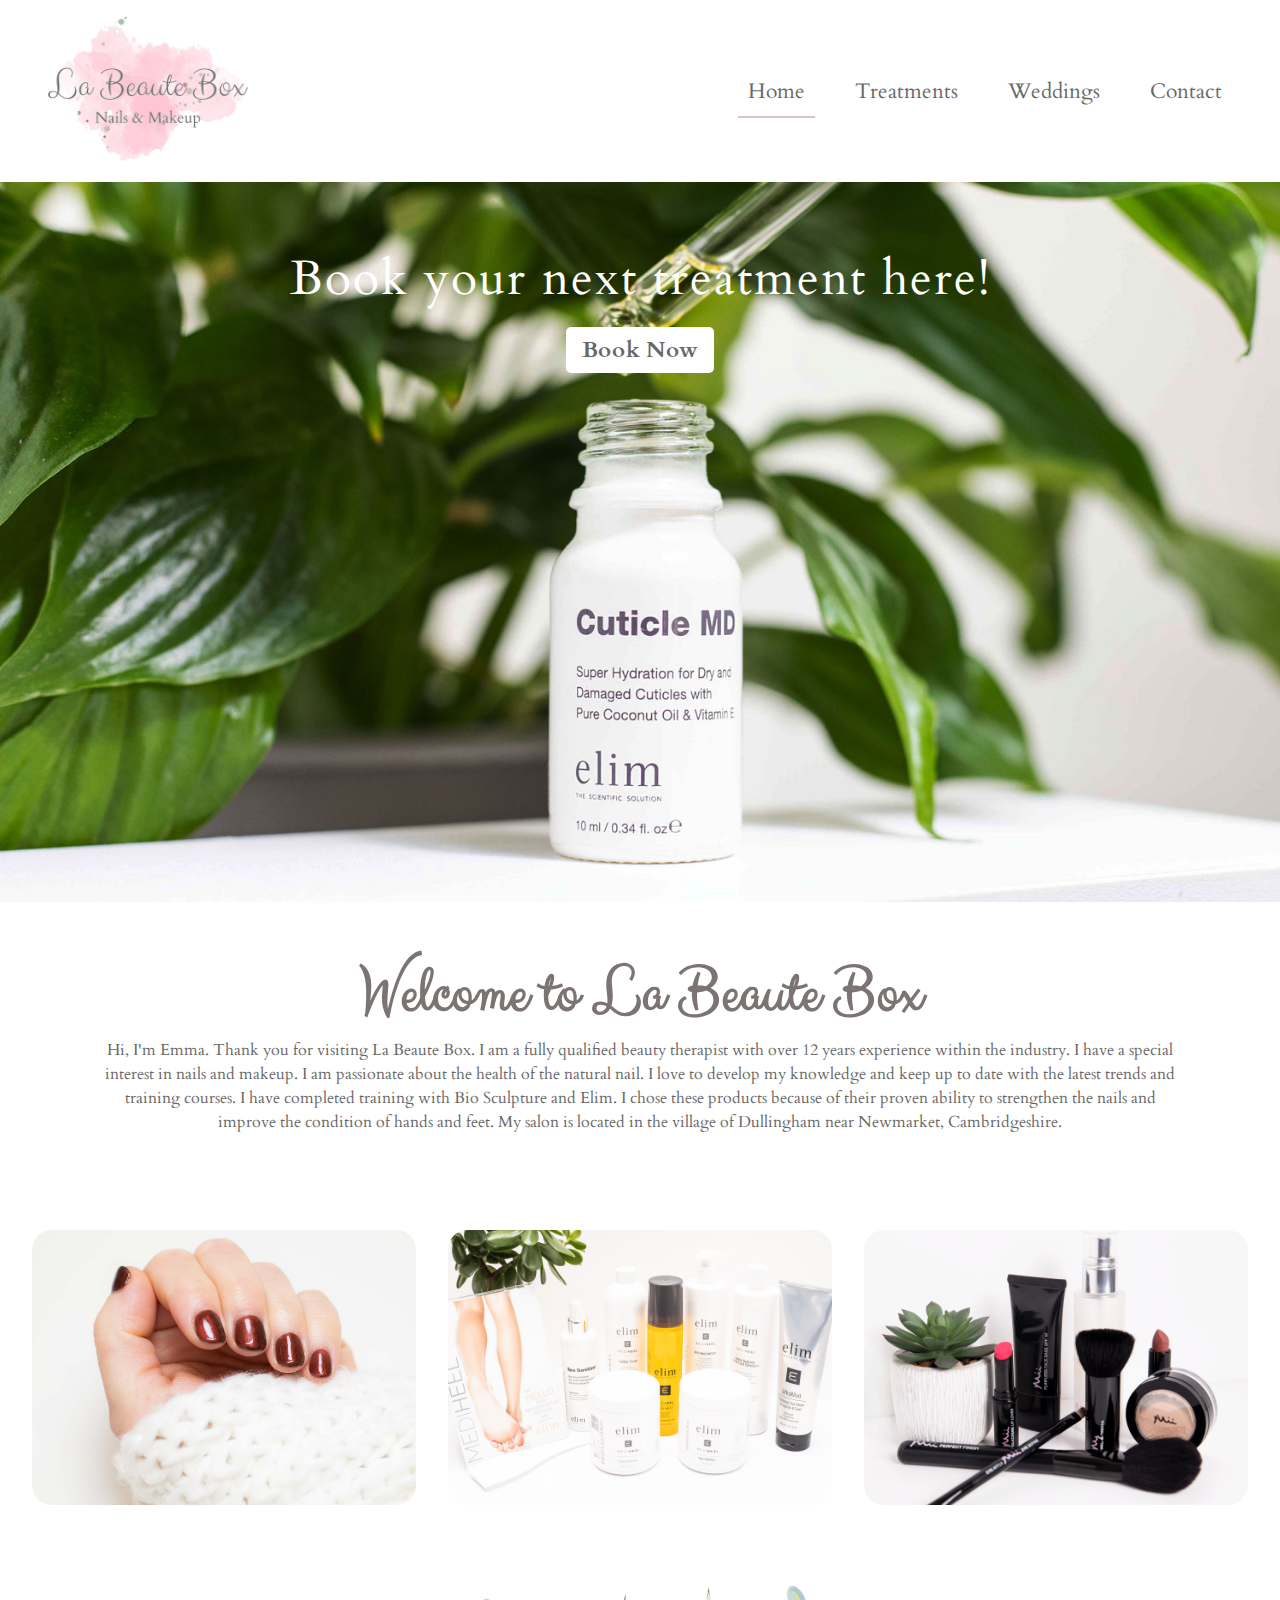
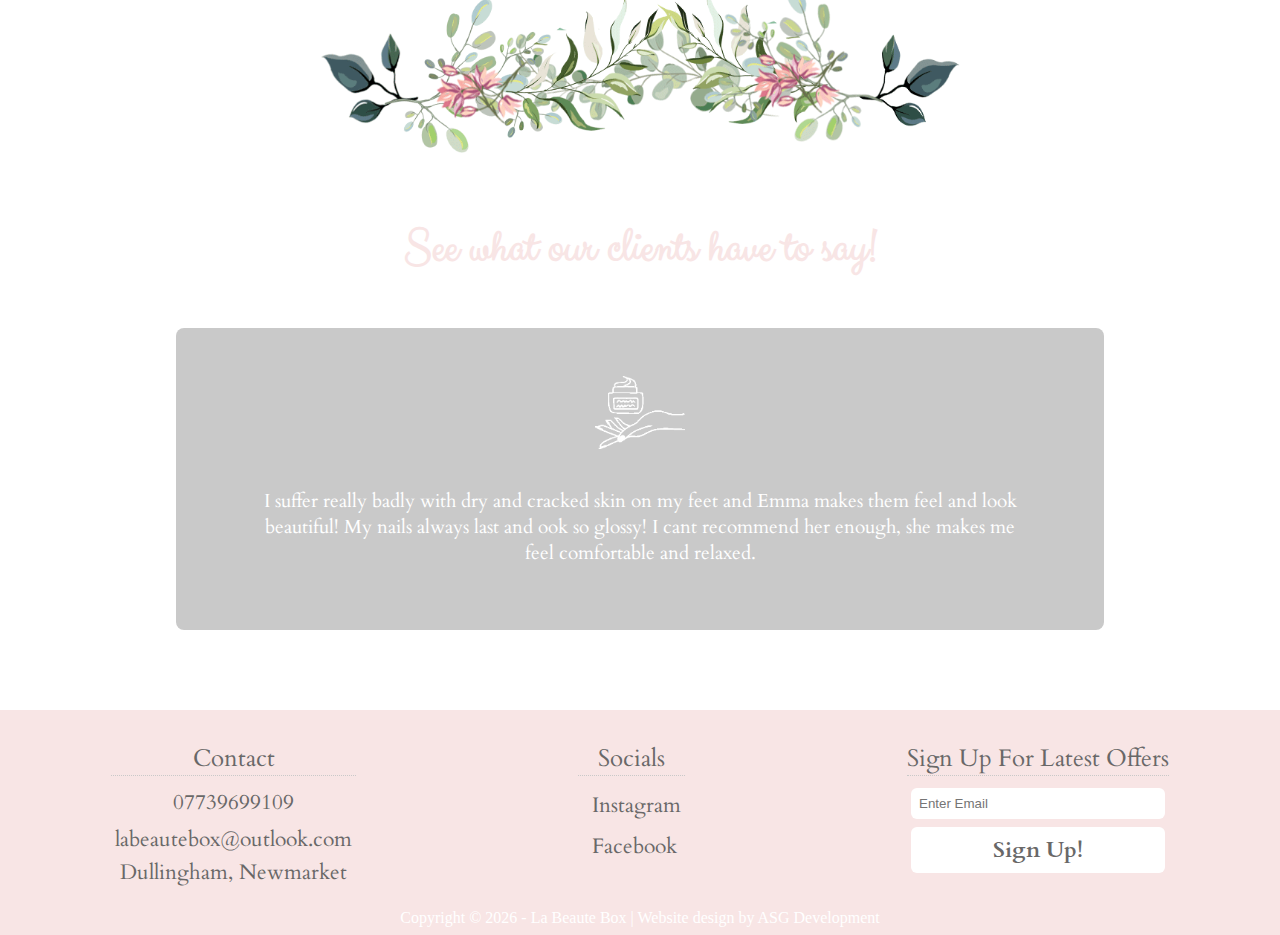
<file: index.html>
<!DOCTYPE html>
<html lang="en">
<head>
  <meta charset="UTF-8">
  <meta name="viewport" content="width=device-width, initial-scale=1.0">
  <meta http-equiv="X-UA-Compatible" content="ie=edge">
  <meta name="title" content="Home Page">
  <meta name="description" content="Newmarket based beauty salon offering a wide range of treatments. Book online or call us on 07739699109">
  <meta name="keywords" content="beauty therapy, nail salon, eyelashes, Newmarket, Cambridge, Suffolk, beauty therapist Newmarket, waxing, massage">
  <link rel="stylesheet" href="css/main.css">
  <link rel="stylesheet"  href="https://use.fontawesome.com/releases/v5.15.1/css/all.css" integrity="sha384-vp86vTRFVJgpjF9jiIGPEEqYqlDwgyBgEF109VFjmqGmIY/Y4HV4d3Gp2irVfcrp" crossorigin="anonymous">
  <link rel="preconnect" href="https://fonts.googleapis.com">
  <link rel="preconnect" href="https://fonts.gstatic.com" crossorigin>
  <link href="https://fonts.googleapis.com/css2?family=Cardo:ital@0;1&family=Clicker+Script&display=swap" rel="stylesheet">
<script>
  window.dataLayer = window.dataLayer || [];
  function gtag(){dataLayer.push(arguments);}
  gtag('js', new Date());

  gtag('config', 'G-BLWBT9HEWF');
</script>
  <title>La Beaute Box</title>
</head>
<body>
  <header class="header">
    <a href="index.html">
      <img src="../images/logo-redo.jpg" alt="La Beaute Box">
    </a>
    <nav class="navbar">
      <ul>
        <li><a href="index.html" class="current">Home</a></li>
        <li><a href="treatments.html">Treatments</a></li>
        <li><a href="weddings.html">Weddings</a></li>
        <li><a href="contact.html">Contact</a></li>
      </ul>
    </nav>
    <i class="hamburger fas fa-bars"></i>
  </header>

  <div class="mobile-menu">
    <div class="mobile-nav">
      <i class="fas fa-times close"></i>
      <ul class="open-nav">
        <li><a href="index.html">Home</a></li>
        <li><a href="treatments.html">Treatments</a></li>
        <li><a href="weddings.html">Weddings</a></li>
        <li><a href="contact.html">Contact</a></li>
      </ul>
    </div>
  </div>

  <main>
    <div class="hero">
      <div class="hero-content">
        <h3>Book your next treatment here!</h3>
        <a href="contact.html" class="white-btn btn">Book Now</a>
      </div>
    </div>
    <section class="description">
      <h1>Welcome to La Beaute Box</h1>
      <p class="info">
        Hi, I'm Emma. Thank you for visiting La Beaute Box.
        I am a fully qualified beauty therapist with over 12 years experience within the industry. I have a special interest in nails and makeup. I am passionate about the health of the natural nail. 
        I love to develop my knowledge and keep up to date with the latest trends and training courses.
        I have completed training with Bio Sculpture and Elim. I chose these products because of their proven ability to strengthen the nails and improve the condition of hands and feet.
        My salon is located in the village of Dullingham near Newmarket, Cambridgeshire.
      </p>
    </section>

<section class="preview-section">
  <div class="flip-card">
    <div class="front-card hands"></div>
    <div class="back-card hands">
      <h4>Hand Treatments</h4>
      <p>La Beaute box offers a range of nail treatments from a basic file & paint to a tailor-made manicure where your nails are assessed, treated & tidied finished with Gel polish or nail varnish. The combination of preparation, application and aftercare produces long lasting results.</p>
      <a href="treatments.html#manicure" class="white-btn more-btn">See Prices!</a>
    </div>
  </div>
  <div class="flip-card">
    <div class="front-card feet"></div>
    <div class="back-card feet">
      <h4>Foot Treatments</h4>
      <p>Elim is a medical grade pedicure treatment which uses state-of-the-art ingredients to remove hard skin and calluses from the feet. </p>
      <a href="treatments.html#pedicure" class="white-btn more-btn">See Prices!</a>
    </div>
  </div>
  <div class="flip-card">
    <div class="front-card makeup"></div>
    <div class="back-card makeup">
      <h4>Makeup</h4>
      <p>Makeup Lessons: <br>
      Available to help solve your dilemmas and achieve the perfect look every day.<br><br>
      Makeup Application: <br>
      Special occasion & bridal makeup available.</p>
      <a href="treatments.html#face" class="white-btn more-btn">See Prices!</a>
    </div>
  </div>
</section>

    <div class="image-test">
      <img src="./images/homepage-plant-2.png" alt="">
    </div>

    <section class="slideshow-container">
      <div class="slideshow">
        <h2 class="title">See what our clients have to say!</h2>
        <div class="slide-content">
          <img class="icon" src="../images/testimonal-cream.png" alt="">
          <p class="testimonal">I suffer really badly with dry and cracked skin on my feet and Emma makes them feel and look beautiful! My nails always last and ook so glossy! I cant recommend her enough, she makes me feel comfortable and relaxed.</p>
          <button class="slide-nav prev-btn" aria-label="slide left"><i class="fas fa-chevron-left"></i></button>
          <button class="slide-nav next-btn" aria-label="slide right"><i class="fas fa-chevron-right"></i></button>
        </div>
      </div>
    </section>

    <!-- <button class="safety">
      Click here for the latest Covid-19 Guidelines
    </button>
    <div class="modal-container">
      <div class="modal">
        <h3>Covid-19 Guidelines</h3>
        <p>• Please wear a face mask for the duration of your appointment. If you are exempt please make me aware of this when booking your appointment.<br><br>
          • If you or anyone in your household has any covid symptoms or you have been in contact with anyone that has, please rearrange your appointment. <br><br>
          • There is a hand washing & sanitising station for you to use on arrival & departure. <br><br>
          • A thorough clean of the room & all equipment is carried out in-between each client. <br><br>
          • I will be using disposable equipment & PPE where possible. I will be wearing a face mask for the duration of the appointment.</p>
        <button class="close-modal white-btn">Close</button>
      </div>
    </div> -->

  </main>
  <footer>
    <div class="footer-content">
      <div class="email">
        <h3>Contact</h3>
        <a href="tel:07739699109">07739699109</a>
        <a href="mailto:labeautebox@outlook.com?subject=WebsiteEnquiry">labeautebox@outlook.com</a>
        <p>Dullingham, Newmarket</p>
      </div>
      <div class="socials">
        <h3>Socials</h3>
        <a href="https://www.instagram.com/labeautebox1" target="_blank" rel="noopener"><i class="fab fa-instagram"></i><span>Instagram</span></a>
        <a href="https://www.facebook.com/pg/Labeautebox1" target="_top" rel="noopener"><i class="fab fa-facebook"></i><span>Facebook</span></a>
      </div>
      <div class="offers">
        <h3>Sign Up For Latest Offers</h3>
        <form action="POST" data-netlify="true" name="offers" class="offers-form">
        <input type="email" placeholder="Enter Email" name="offer">
        <button type="submit" class="white-btn btn">Sign Up!</button>
      </form>
      </div>
    </div>
    <p class="copyright">Copyright &copy; <span class="date"></span> - La Beaute Box | Website design by ASG Development</p>
  </footer>

<script src = "script.js"></script>
<script src = "date.js"></script>
<script src="mobile-menu.js"></script>
</body>
</html>
</file>
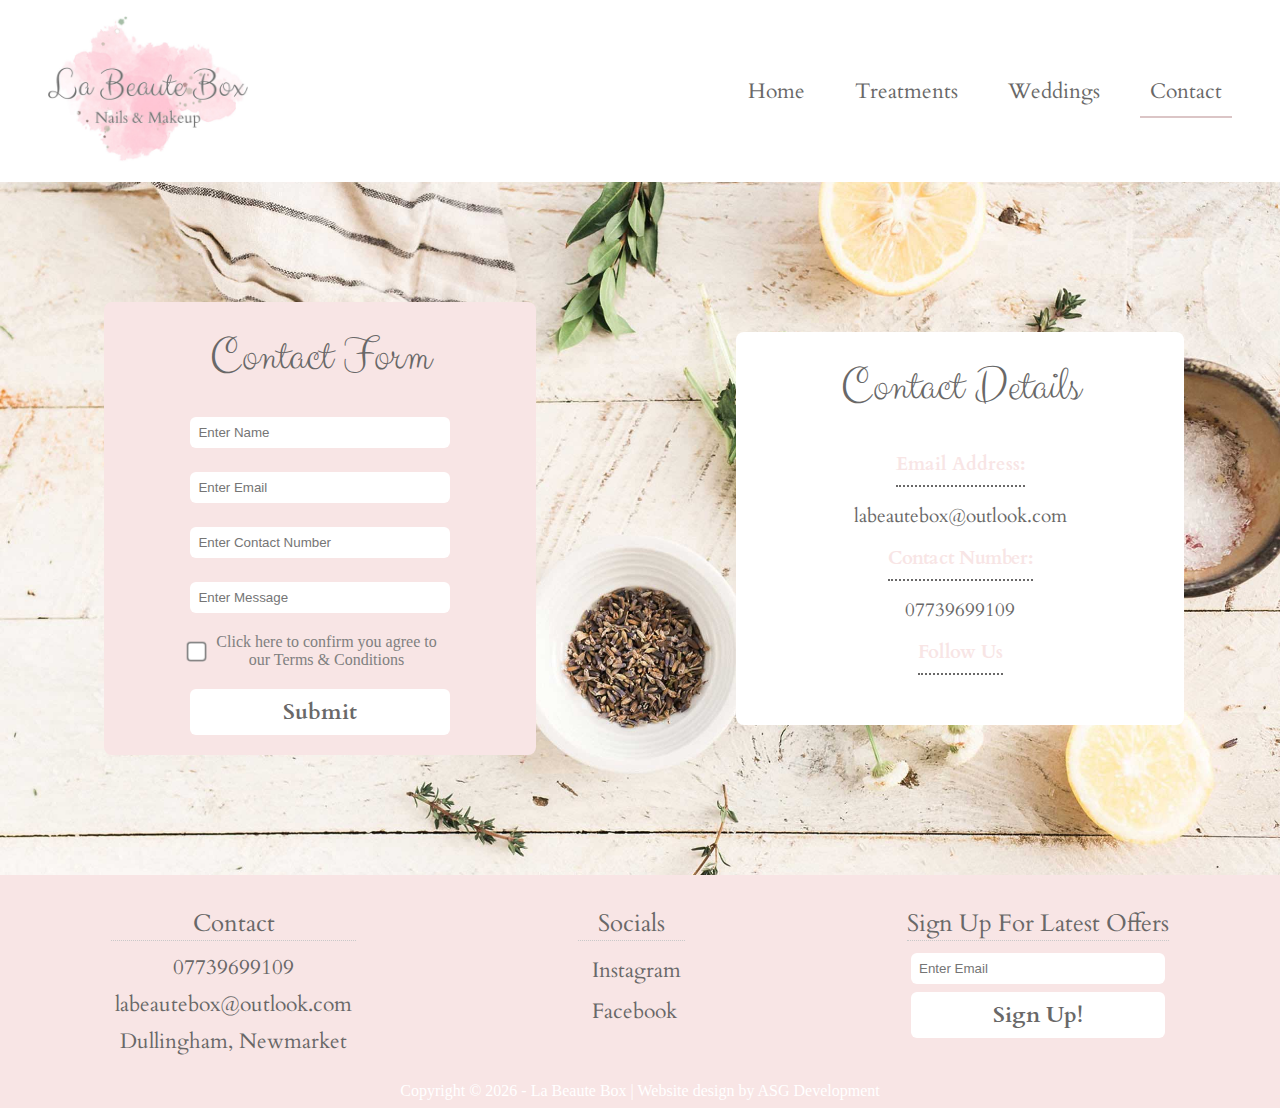
<file: contact.html>
<!DOCTYPE html>
<html lang="en">
<head>
  <meta charset="UTF-8">
  <meta name="viewport" content="width=device-width, initial-scale=1.0">
  <meta http-equiv="X-UA-Compatible" content="ie=edge">
  <meta name="title" content="Contact Us">
  <meta name="description" content="Contact us by phone or email. Call us on 07739699109. Email us labeautebox@outlook.com to book your Newmarket based beauty treatments">
  <meta name="keywords" content="beauty therapy, nail salon, eyelashes, Newmarket">
  <link rel="stylesheet" href="css/main.css">
  <link rel="preconnect" href="https://fonts.googleapis.com">
  <link rel="preconnect" href="https://fonts.gstatic.com" crossorigin>
  <link href="https://fonts.googleapis.com/css2?family=Cardo:ital@0;1&family=Clicker+Script&display=swap" rel="stylesheet">
  <link rel="stylesheet" href="https://use.fontawesome.com/releases/v5.15.1/css/all.css" integrity="sha384-vp86vTRFVJgpjF9jiIGPEEqYqlDwgyBgEF109VFjmqGmIY/Y4HV4d3Gp2irVfcrp" crossorigin="anonymous">
  <script async src="https://www.googletagmanager.com/gtag/js?id=G-BLWBT9HEWF"></script>
<script>
  window.dataLayer = window.dataLayer || [];
  function gtag(){dataLayer.push(arguments);}
  gtag('js', new Date());

  gtag('config', 'G-BLWBT9HEWF');
</script>
  <title>Contact</title>
</head>
<body>
  <header class="header">
    <a href="index.html">
      <img src="../images/logo-redo.jpg" alt="La Beaute Box">
    </a>
    <nav class="navbar">
      <ul>
        <li><a href="index.html">Home</a></li>
        <li><a href="treatments.html">Treatments</a></li>
        <li><a href="weddings.html">Weddings</a></li>
        <li><a href="contact.html" class="current">Contact</a></li>
      </ul>
    </nav>
    <i class="hamburger fas fa-bars"></i>
  </header>
  <div class="mobile-menu">
    <div class="mobile-nav">
      <i class="fas fa-times close"></i>
      <ul class="open-nav">
        <li><a href="index.html">Home</a></li>
        <li><a href="treatments.html">Treatments</a></li>
        <li><a href="weddings.html">Weddings</a></li>
        <li><a href="contact.html">Contact</a></li>
      </ul>
    </div>
  </div>
  <main class="contact">
    <section class="form-container contact-box" id="form">
      <form class="form" name="contact" method="POST" data-netlify="true" netlify-honeypot="bot-field">
        <h2 class="form-heading">Contact Form</h2>
        <input name="bot-field" class="bot-field"/>
        <div class="input-fields">
          <input type="text" name="name" placeholder="Enter Name" class="input name">
          <small></small>
        </div>
        <div class="input-fields">
          <input name="email" placeholder="Enter Email" class="input email">
          <small></small>
        </div>
        <div class="input-fields">
          <input type="text" name="number" placeholder="Enter Contact Number" class="input">
          <small></small>
        </div>
        <div class="input-fields">
          <input type="text" name="message" placeholder="Enter Message" class="input message">
          <small></small>
        </div>
        <div class="checkbox-container">
          <input type="checkbox" class="checkbox">
          <p class="terms">Click here to confirm you agree to our Terms & Conditions</p>
        </div>
        <input type="submit" class="input white-btn btn submit">

        <!--  <button class="white-btn btn">Submit</button>-->
      </form>
    </section>
    <section class="contact-info contact-box">
      <h2 class="form-heading">Contact Details</h2>
      <h3>Email Address:</h3>
        <a href="mailto:labeautebox@outlook.com?subject=WebsiteEnquiry">labeautebox@outlook.com</a>
      <h3>Contact Number:</h3>
        <a href="tel:07739699109">07739699109</a>
      <h3>Follow Us</h3>
        <div class="contact-socials">
        <a href="https://www.instagram.com/labeautebox1" target="_blank"><i class="fab fa-instagram fa-2x"></i></a>
        <a href="https://www.facebook.com/pg/Labeautebox1" target="_blank"><i class="fab fa-facebook fa-2x"></i></a>
        </div>
    </section>
  </main>
  <footer>
    <div class="footer-content">
      <div class="email">
        <h3>Contact</h3>
        <a href="tel:07739699109">07739699109</a>
        <a href="mailto:labeautebox@outlook.com?subject=WebsiteEnquiry">labeautebox@outlook.com</a>
        <a>Dullingham, Newmarket</a>
      </div>
      <div class="socials">
        <h3>Socials</h3>
        <a href="https://www.instagram.com/labeautebox1" target="_blank" rel="noopener"><i class="fab fa-instagram"></i><span>Instagram</span></a>
        <a href="https://www.facebook.com/pg/Labeautebox1" target="_blank" rel="noopener"><i class="fab fa-facebook"></i><span>Facebook</span></a>
      </div>
      <div class="offers">
        <h3>Sign Up For Latest Offers</h3>
        <form action="POST" data-netlify="true" name="offers" class="offers-form">
        <input type="email" placeholder="Enter Email" name="offer">
        <button type="submit" class="white-btn btn">Sign Up!</button>
      </form>
      </div>
    </div>
    <p class="copyright">Copyright &copy; <span class="date"></span> - La Beaute Box | Website design by ASG Development</p>
  </footer>
  <script src="date.js"></script>
  <script src="form.js"></script>
  <script src="mobile-menu.js"></script>
</body>
</html>
</file>
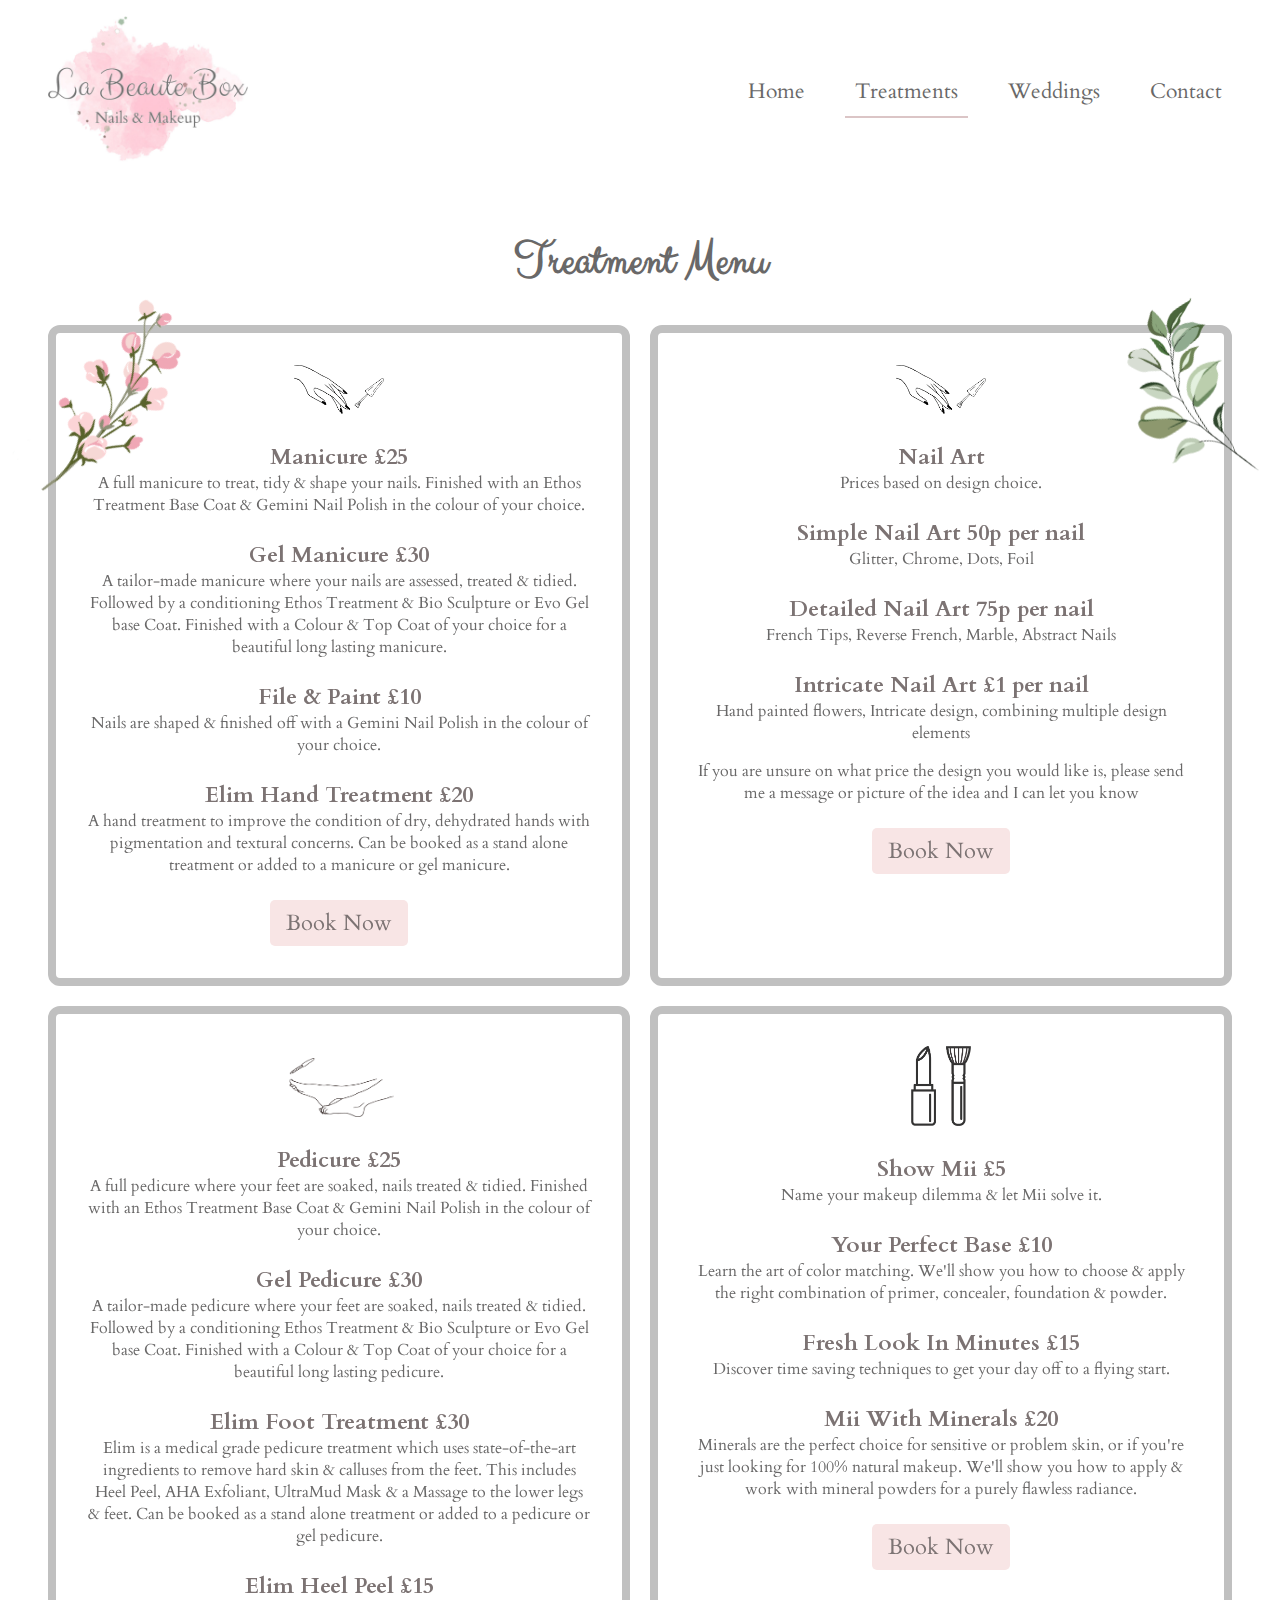
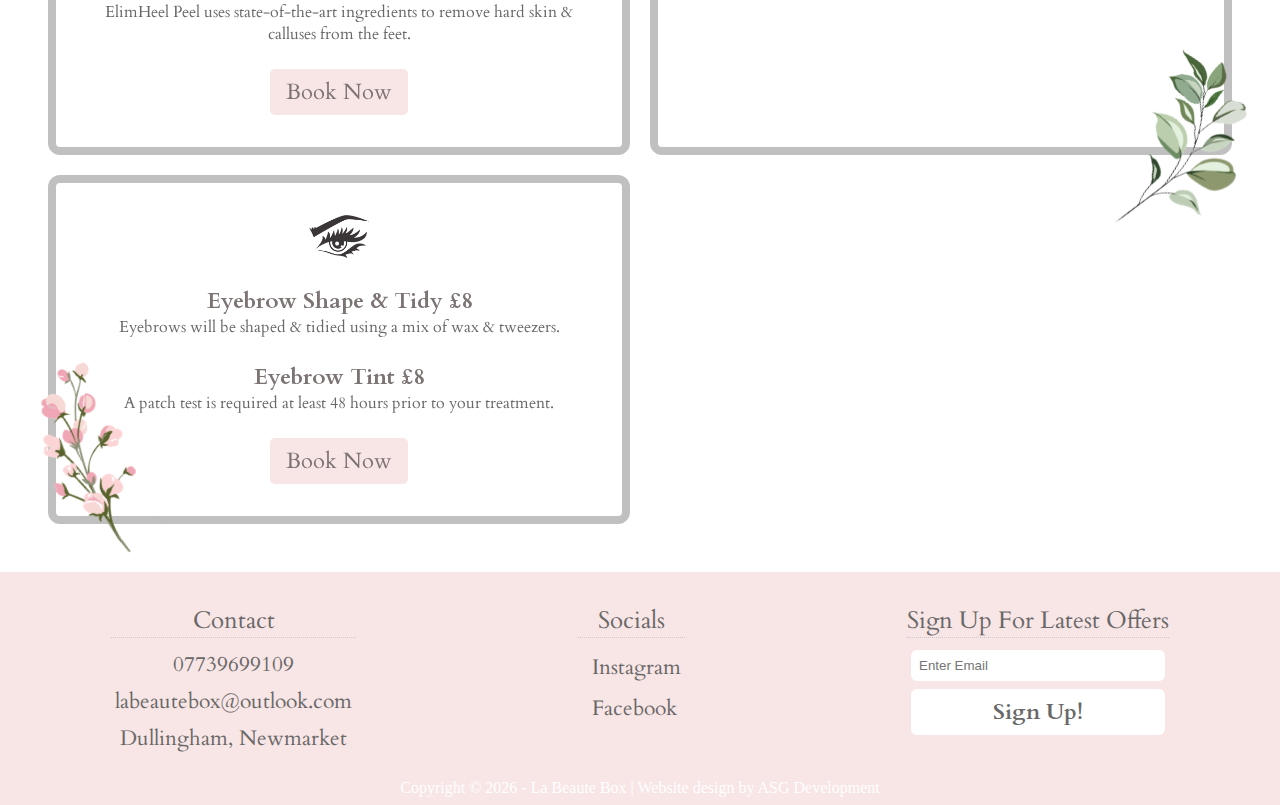
<file: treatments.html>
<!DOCTYPE html>
<html lang="en">
<head>
  <meta charset="UTF-8">
  <meta name="viewport" content="width=device-width, initial-scale=1.0">
  <meta http-equiv="X-UA-Compatible" content="ie=edge">
  <meta name="title" content="Treatments">
  <meta name="description" content="We offer a full range of treatments from Manicures, Pedicures, Gel, Elim Treatments, Mii makeup, Eyebrows and Facials">
  <link rel="stylesheet" href="css/main.css">
  <link rel="stylesheet" href="https://use.fontawesome.com/releases/v5.15.1/css/all.css" integrity="sha384-vp86vTRFVJgpjF9jiIGPEEqYqlDwgyBgEF109VFjmqGmIY/Y4HV4d3Gp2irVfcrp" crossorigin="anonymous">
  <link rel="preconnect" href="https://fonts.googleapis.com">
  <link rel="preconnect" href="https://fonts.gstatic.com" crossorigin>
  <link href="https://fonts.googleapis.com/css2?family=Cardo:ital@0;1&family=Clicker+Script&display=swap" rel="stylesheet">
  <script async src="https://www.googletagmanager.com/gtag/js?id=G-BLWBT9HEWF"></script>
<script>
  window.dataLayer = window.dataLayer || [];
  function gtag(){dataLayer.push(arguments);}
  gtag('js', new Date());

  gtag('config', 'G-BLWBT9HEWF');
</script>
  <title>Treatments</title>
</head>
<body>
  <header class="header">
    <a href="index.html">
      <img src="../images/logo-redo.jpg" alt="La Beaute Box">
    </a>
    <nav class="navbar">
      <ul>
        <li><a href="index.html">Home</a></li>
        <li><a href="treatments.html" class="current">Treatments</a></li>
        <li><a href="weddings.html">Weddings</a></li>
        <li><a href="contact.html">Contact</a></li>
      </ul>
    </nav>
    <i class="hamburger fas fa-bars"></i>
  </header>

  <div class="mobile-menu">
    <div class="mobile-nav">
      <i class="fas fa-times close"></i>
      <ul class="open-nav">
        <li><a href="index.html">Home</a></li>
        <li><a href="treatments.html">Treatments</a></li>
        <li><a href="weddings.html">Weddings</a></li>
        <li><a href="contact.html">Contact</a></li>
      </ul>
    </div>
  </div>

  <main>
    <section class="price-list">
      <h2>Treatment Menu</h2>
      <div class="price-cont">
        <div class="price-card manicures" id="manicure">
          <img class="icon" src="../images/prices-nails.png" alt="">
          <h5>Manicure £25</h5>
            <p>A full manicure to treat, tidy & shape your nails. Finished with an Ethos Treatment Base Coat & Gemini Nail Polish in the colour of your choice.</p>
          <h5>Gel Manicure £30</h5>
            <p>A tailor-made manicure where your nails are assessed, treated & tidied. Followed by a conditioning Ethos Treatment & Bio Sculpture or Evo Gel base Coat. Finished with a Colour & Top Coat of your choice for a beautiful long lasting manicure.
            </p>
          <h5>File & Paint £10</h5>
          <p>Nails are shaped & finished off with a Gemini Nail Polish in the colour of your choice.</p>
          <h5>Elim Hand Treatment £20</h5>
          <p>A hand treatment to improve the condition of dry, dehydrated hands with pigmentation and textural concerns.
            Can be booked as a stand alone treatment or added to a manicure or gel manicure.</p>
          <a href="contact.html" class="grey-btn btn">Book Now</a>
        </div>
        <div class="price-card manicures" id="manicure">
          <img class="icon" src="../images/prices-nails.png" alt="">
          <h5>Nail Art</h5>
          <p>Prices based on design choice.</p>
          <h5>Simple Nail Art 50p per nail</h5>
          <p>Glitter, Chrome, Dots, Foil</p>
          <h5>Detailed Nail Art 75p per nail</h5>
          <p>French Tips, Reverse French, Marble, Abstract Nails</p>
          <h5>Intricate Nail Art £1 per nail</h5>
          <p>Hand painted flowers, Intricate design, combining multiple design elements</p>
          <p>If you are unsure on what price the design you would like is, please send me a message or picture of the idea and I can let you know</p>
          <a href="contact.html" class="grey-btn btn">Book Now</a>
        </div>
        <img src="../images/prices-flower.png" alt="Pink Flower" class="flower features">
        <div class="price-card pedicures" id="pedicure">
          <img src="../images/prices-flower.png" alt="Pink Flower" class="flower4 features">
          <img class="icon icon-feet" src="../images/prices-pedicure.png" alt="">
          <h5>Pedicure £25</h5>
            <p>A full pedicure where your feet are soaked, nails treated & tidied. Finished with an Ethos Treatment Base Coat & Gemini Nail Polish in the colour of your choice.</p>
          <h5>Gel Pedicure £30</h5>
            <p>A tailor-made pedicure where your feet are soaked, nails treated & tidied. Followed by a conditioning Ethos Treatment & Bio Sculpture or Evo Gel base Coat. Finished with a Colour & Top Coat of your choice for a beautiful long lasting pedicure.
            </p>
          <h5>Elim Foot Treatment £30</h5>
          <p>Elim is a medical grade pedicure treatment which uses state-of-the-art ingredients to remove hard skin & calluses from the feet. This includes Heel Peel, AHA Exfoliant, UltraMud Mask & a Massage to the lower legs & feet.
            Can be booked as a stand alone treatment or added to a pedicure or gel pedicure.
          </p>
          <h5>Elim Heel Peel £15</h5>
          <p>ElimHeel Peel uses state-of-the-art ingredients to remove hard skin & calluses from the feet.</p>
          <a href="contact.html" class="grey-btn btn">Book Now</a>
          <img src="../images/price-green-plant.png" alt="" class="green-plant4 features">
        </div>
        <img src="../images/price-green-plant.png" alt="" class="green-plant features">
        <div class="price-card makeup" id="face">
          <img src="../images/prices-flower.png" alt="Pink Flower" class="flower3 features">
          <img class="icon icon-makeup" src="../images/prices-makeup.png" alt="">
          <h5>Show Mii £5</h5>
          <p>Name your makeup dilemma & let Mii solve it.</p>
          <h5>Your Perfect Base £10</h5>
          <p>Learn the art of color matching. We'll show you how to choose & apply the right combination of primer, concealer, foundation & powder.</p>
          <h5>Fresh Look In Minutes £15</h5>
          <p>Discover time saving techniques to get your day off to a flying start.</p>
          <h5>Mii With Minerals £20</h5>
          <p>Minerals are the perfect choice for sensitive or problem skin, or if you're just looking for 100% natural makeup. We'll show you how to apply & work with mineral powders for a purely flawless radiance.</p>
          <a href="contact.html" class="grey-btn btn">Book Now</a>
          <img src="../images/price-green-plant.png" alt="" class="green-plant3 features">
        </div>
        <img src="../images/price-green-plant.png" alt="" class="flower2 features">
          <div class="price-card facials">
          <img class="icon icon-brow" src="../images/prices-eyebrows.png" alt="">
          <h5>Eyebrow Shape & Tidy £8</h5>
          <p>Eyebrows will be shaped & tidied using a mix of wax & tweezers.</p>
          <h5>Eyebrow Tint £8</h5>
          <p>A patch test is required at least 48 hours prior to your treatment.</p>
          <a href="contact.html" class="grey-btn btn">Book Now</a>
        </div>
        <img src="../images/prices-flower.png" alt="Pink Flower" class="green-plant2 features">
      </div>
    </section>
  </main>
  <footer>
    <div class="footer-content">
      <div class="email">
        <h3>Contact</h3>
        <a href="tel:07739699109">07739699109</a>
        <a href="mailto:labeautebox@outlook.com?subject=WebsiteEnquiry">labeautebox@outlook.com</a>
        <a>Dullingham, Newmarket</a>
      </div>
      <div class="socials">
        <h3>Socials</h3>
        <a href="https://www.instagram.com/labeautebox1" target="_blank" rel="noopener"><i class="fab fa-instagram"></i><span>Instagram</span></a>
        <a href="https://www.facebook.com/pg/Labeautebox1" target="_blank" rel="noopener"><i class="fab fa-facebook"></i><span>Facebook</span></a>
      </div>
      <div class="offers">
        <h3>Sign Up For Latest Offers</h3>
        <form action="POST" data-netlify="true" name="offers" class="offers-form">
        <input type="email" placeholder="Enter Email" name="offer">
        <button type="submit" class="white-btn btn">Sign Up!</button>
      </form>
      </div>
    </div>
    <p class="copyright">Copyright &copy; <span class="date"></span> - La Beaute Box | Website design by ASG Development</p>
  </footer>
  <script src="date.js"></script>
  <script src="mobile-menu.js"></script>
</body>
</html>
</file>
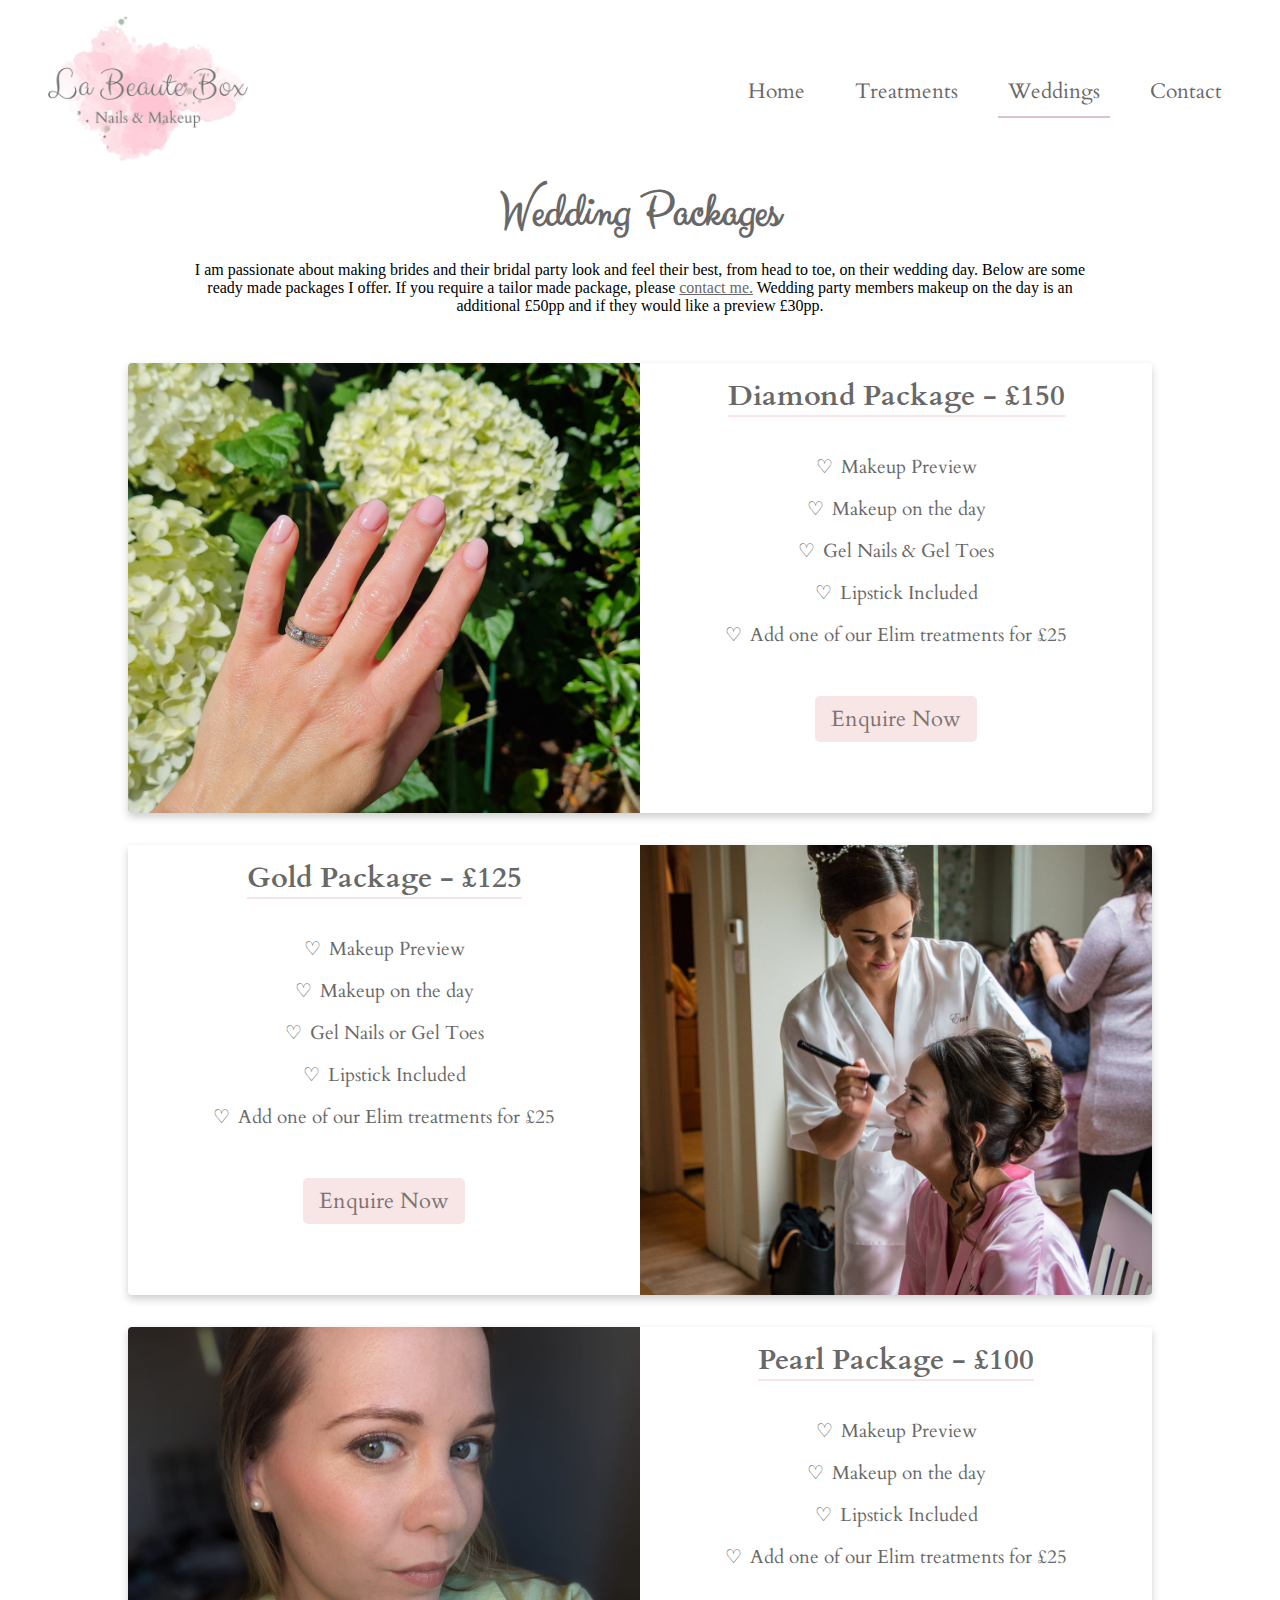
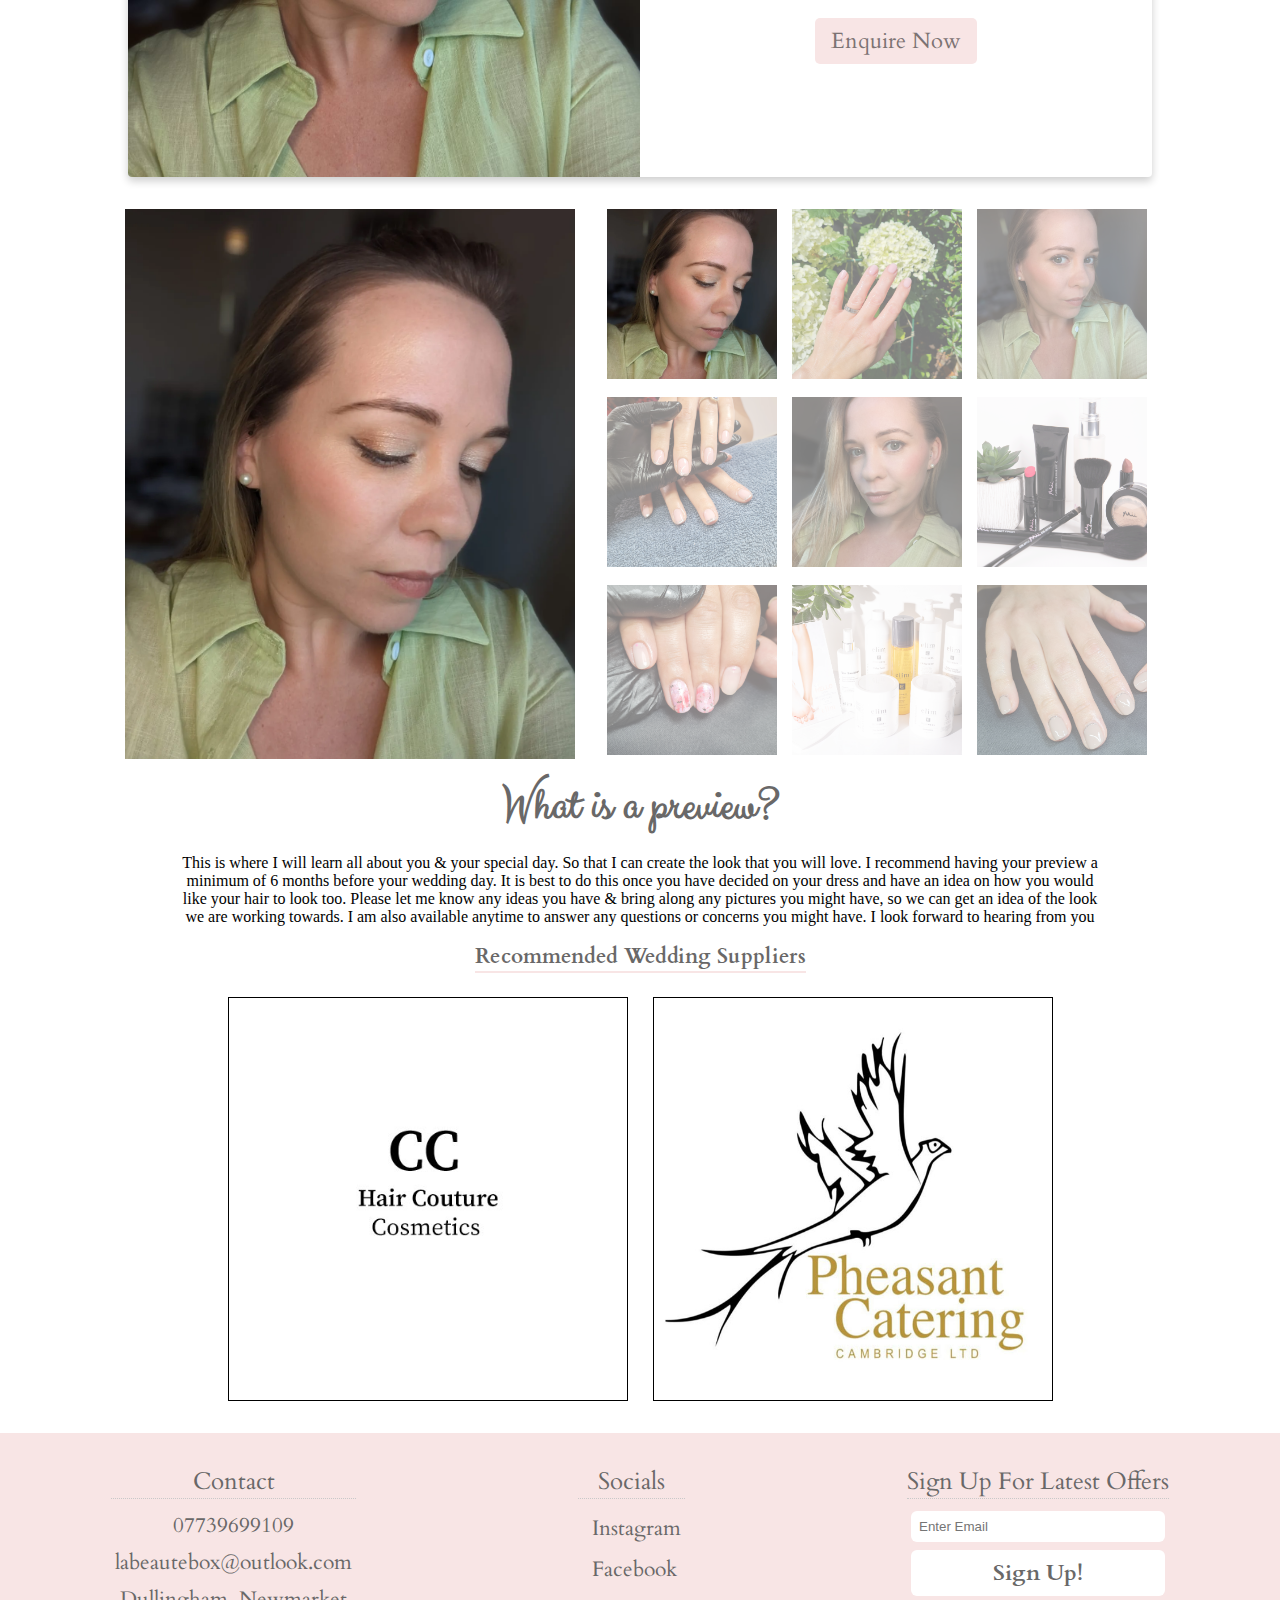
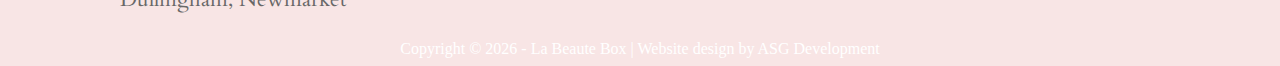
<file: weddings.html>
<!DOCTYPE html>
<html lang="en">
<head>
  <meta charset="UTF-8">
  <meta name="viewport" content="width=device-width, initial-scale=1.0">
  <meta http-equiv="X-UA-Compatible" content="ie=edge">
  <meta name="title" content="Contact Us">
  <meta name="description" content="Contact us by phone or email. Call us on 07739699109. Email us labeautebox@outlook.com to book your Newmarket based beauty treatments">
  <meta name="keywords" content="beauty therapy, nail salon, eyelashes, Newmarket">
  <link rel="stylesheet" href="css/main.css">
  <link rel="preconnect" href="https://fonts.googleapis.com">
  <link rel="preconnect" href="https://fonts.gstatic.com" crossorigin>
  <link href="https://fonts.googleapis.com/css2?family=Cardo:ital@0;1&family=Clicker+Script&display=swap" rel="stylesheet">
  <link rel="stylesheet" href="https://use.fontawesome.com/releases/v5.15.1/css/all.css" integrity="sha384-vp86vTRFVJgpjF9jiIGPEEqYqlDwgyBgEF109VFjmqGmIY/Y4HV4d3Gp2irVfcrp" crossorigin="anonymous">
  <script async src="https://www.googletagmanager.com/gtag/js?id=G-BLWBT9HEWF"></script>
  <script>
    window.dataLayer = window.dataLayer || [];
    function gtag(){dataLayer.push(arguments);}
    gtag('js', new Date());

    gtag('config', 'G-BLWBT9HEWF');
  </script>
  <title>Weddings</title>
</head>
<body>
  <header class="header">
    <a href="index.html">
      <img src="../images/logo-redo.jpg" alt="La Beaute Box">
    </a>
    <nav class="navbar">
      <ul>
        <li><a href="index.html">Home</a></li>
        <li><a href="treatments.html">Treatments</a></li>
        <li><a href="weddings.html" class="current">Weddings</a></li>
        <li><a href="contact.html">Contact</a></li>
      </ul>
    </nav>
    <i class="hamburger fas fa-bars"></i>
  </header>

  <div class="mobile-menu">
    <div class="mobile-nav">
      <i class="fas fa-times close"></i>
      <ul class="open-nav">
        <li><a href="index.html">Home</a></li>
        <li><a href="treatments.html">Treatments</a></li>
        <li><a href="weddings.html">Weddings</a></li>
        <li><a href="contact.html">Contact</a></li>
      </ul>
    </div>
  </div>

  <div class="wedding-title">
    <h2>Wedding Packages</h2>
    <p>I am passionate about making brides and their bridal party look and feel their best, from head to toe, on their wedding day.
      Below are some ready made packages I offer. If you require a tailor made package, please <a href="contact.html">contact me.</a>
      
      Wedding party members makeup on the day is an additional £50pp and if they would like a preview £30pp.</p>
  </div>
  <main class="weddings">
    <div class="wedding-card">
      <img src="../images/wedding-nails.jpg" alt="" class="wedding-img">
        <div class="hero-text">
            <h3>Diamond Package - £150</h3>
            <ul>
              <li>Makeup Preview</li>
              <li>Makeup on the day</li>
              <li>Gel Nails & Gel Toes</li>
              <li>Lipstick Included</li>
              <li>Add one of our Elim treatments for £25</li>
            </ul>
            <a href="contact.html" class="enquire grey-btn">Enquire Now</a>
        </div>
    </div>
    <div class="wedding-card">
        <div class="hero-text second">
            <h3>Gold Package - £125</h3>
            <ul>
              <li>Makeup Preview</li>
              <li>Makeup on the day</li>
              <li>Gel Nails or Gel Toes</li>
              <li>Lipstick Included</li>
              <li>Add one of our Elim treatments for £25</li>
            </ul>
            <a href="contact.html" class="enquire grey-btn">Enquire Now</a>
        </div>
        <img src="../images/wedding-image.jpg" alt="" class="wedding-img wedding-img-center">
    </div>
    <div class="wedding-card">
      <img src="../images/wedding-makeup.jpg" alt="" class="wedding-img">
        <div class="hero-text">
            <h3>Pearl Package - £100</h3>
            <ul>
                <li>Makeup Preview</li>
                <li>Makeup on the day</li>
                <li>Lipstick Included</li>
                <li>Add one of our Elim treatments for £25</li>
            </ul>
            <a href="contact.html" class="enquire grey-btn">Enquire Now</a>
        </div>
    </div>
  </main>
    
  <div class="gallery-container">
    <img src="../images/bride-makeup.jpg" class="gallery-hero" alt="image alt">
    <div class="thumbnails">
      <img src="../images/bride-makeup.jpg" class="active" alt="image alt">
      <img src="../images/wedding-nails.jpg" alt="image alt">
      <img src="../images/wedding-makeup.jpg" alt="image alt">
      <img src="../images/manicure.jpg" alt="image alt">
      <img src="../images/bridal-makeup.jpg" alt="image alt">
      <img src="../images/makeup2.png" alt="image alt">
      <img src="../images/nail-art.jpg" alt="image alt">
      <img src="../images/set.jpg" alt="image alt">
      <img src="../images/wedding-nail-art.jpg" alt="image alt">
    </div>
  </div>
  <div class="wedding-title">
    <h4>What is a preview?</h4>
    <p>
      This is where I will learn all about you & your special day. So that I can create the look that you will love.
      
      I recommend having your preview a minimum of 6 months before your wedding day. It is best to do this once you have decided on your dress and have an idea on how you would like your hair to look too. 
      
      Please let me know any ideas you have & bring along any pictures you might have, so we can get an idea of the look we are working towards.
      
      I am also available anytime to answer any questions or concerns you might have.
      
      I look forward to hearing from you</p>
  </div>
  <div class="supplier-container">
    <h4>Recommended Wedding Suppliers</h4>
    <div class="suppliers">
      <figure>
        <a href="https://instagram.com/cazzachick1?igshid=MzRlODBiNWFlZA==" target="_BLANK"><img src="../images/cc-logo.jpg" alt="" class=""></a>
        <figcaption>CC Hair Couture</figcaption>
      </figure>
      <figure>
        <a href="https://www.pheasantcatering.com/" target="_BLANK"><img src="../images/catering.jpg" alt="" class=""></a>
        <figcaption>Pheasant Catering</figcaption>
      </figure>
    </div>
  </div>
  <footer>
    <div class="footer-content">
      <div class="email">
        <h3>Contact</h3>
        <a href="tel:07739699109">07739699109</a>
        <a href="mailto:labeautebox@outlook.com?subject=WebsiteEnquiry">labeautebox@outlook.com</a>
        <a>Dullingham, Newmarket</a>
      </div>
      <div class="socials">
        <h3>Socials</h3>
        <a href="https://www.instagram.com/labeautebox1" target="_blank" rel="noopener"><i class="fab fa-instagram"></i><span>Instagram</span></a>
        <a href="https://www.facebook.com/pg/Labeautebox1" target="_blank" rel="noopener"><i class="fab fa-facebook"></i><span>Facebook</span></a>
      </div>
      <div class="offers">
        <h3>Sign Up For Latest Offers</h3>
        <form action="POST" data-netlify="true" name="offers" class="offers-form">
        <input type="email" placeholder="Enter Email" name="offer">
        <button type="submit" class="white-btn btn">Sign Up!</button>
      </form>
      </div>
    </div>
    <p class="copyright">Copyright &copy; <span class="date"></span> - La Beaute Box | Website design by ASG Development</p>
  </footer>
  <script src="slide.js"></script>
  <script src="mobile-menu.js"></script>
  <script src="date.js"></script>
</body>
</html>
</file>
<file: css/main.css>
@import "style.css";
@import "weddings.css";
@import "treatments.css";
@import "contact.css";
</file>
